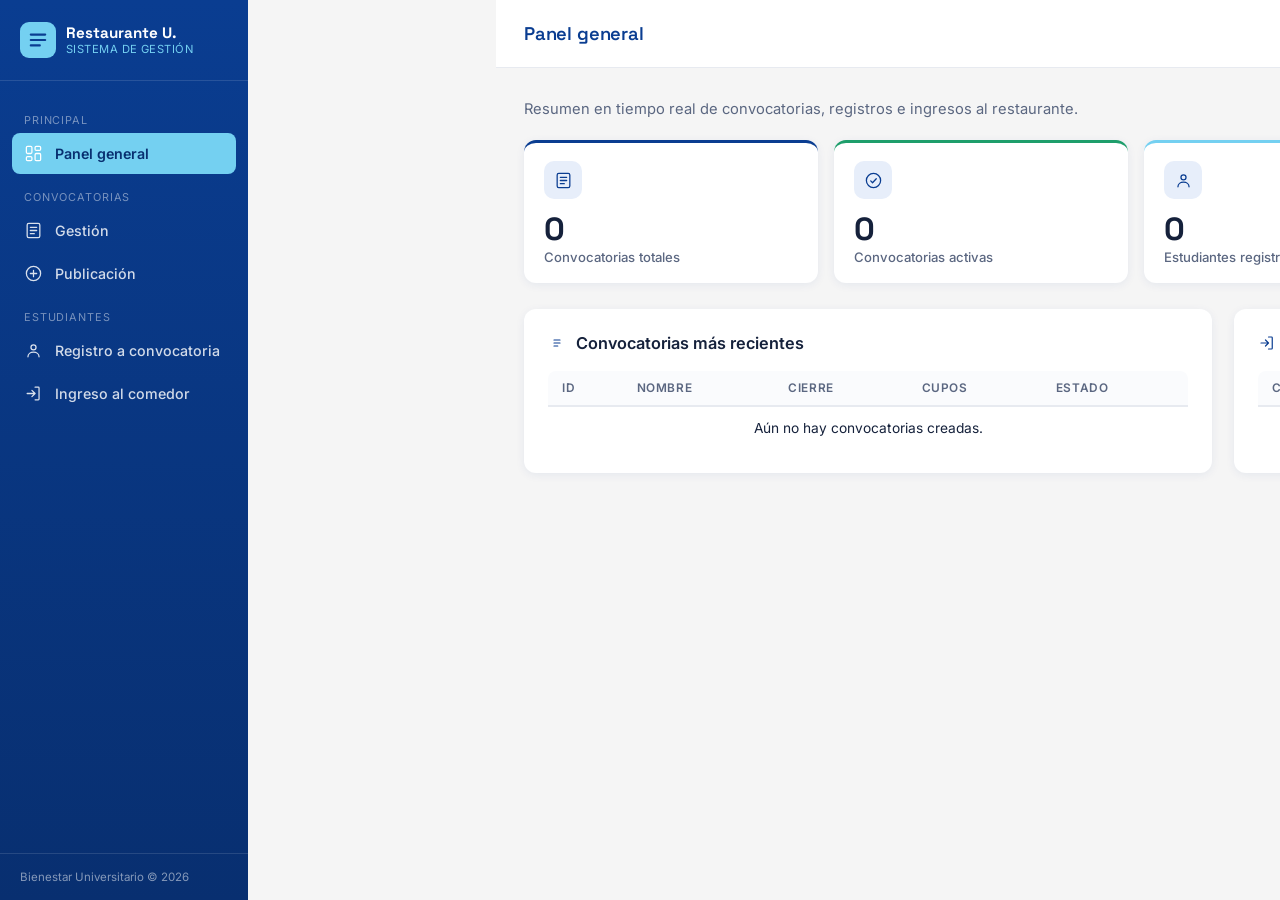
<file: index.html>
<!DOCTYPE html>
<html lang="es">
<head>
<meta charset="UTF-8">
<meta name="viewport" content="width=device-width, initial-scale=1.0">
<title>Panel General · Restaurante Universitario</title>
<link rel="stylesheet" href="css/styles.css">
</head>
<body>

<button class="sidebar-toggle" aria-label="Abrir menú">
  <svg viewBox="0 0 24 24" fill="none"><path d="M4 6h16M4 12h16M4 18h16" stroke="currentColor" stroke-width="2" stroke-linecap="round"/></svg>
</button>
<div class="overlay-movil"></div>

<div class="app-shell">

  <!-- ============ SIDEBAR ============ -->
  <aside class="sidebar">
    <div class="sidebar__marca">
      <svg class="sidebar__marca-icono" viewBox="0 0 40 40" fill="none">
        <rect width="40" height="40" rx="10" fill="#74D0F1"/>
        <path d="M12 14h16M12 20h16M12 26h10" stroke="#0A3D91" stroke-width="2.4" stroke-linecap="round"/>
      </svg>
      <div class="sidebar__marca-texto">Restaurante U.<span>Sistema de gestión</span></div>
    </div>

    <nav class="sidebar__nav">
      <div class="sidebar__grupo-titulo">Principal</div>
      <a href="index.html" class="sidebar__link">
        <svg viewBox="0 0 24 24" fill="none"><rect x="3" y="3" width="7" height="9" rx="1.5" stroke="white" stroke-width="1.6"/><rect x="14" y="3" width="7" height="5" rx="1.5" stroke="white" stroke-width="1.6"/><rect x="14" y="12" width="7" height="9" rx="1.5" stroke="white" stroke-width="1.6"/><rect x="3" y="16" width="7" height="5" rx="1.5" stroke="white" stroke-width="1.6"/></svg>
        Panel general
      </a>

      <div class="sidebar__grupo-titulo">Convocatorias</div>
      <a href="convocatorias.html" class="sidebar__link">
        <svg viewBox="0 0 24 24" fill="none"><rect x="4" y="3" width="16" height="18" rx="2" stroke="white" stroke-width="1.6"/><path d="M8 8h8M8 12h8M8 16h5" stroke="white" stroke-width="1.6" stroke-linecap="round"/></svg>
        Gestión
      </a>
      <a href="publicacion.html" class="sidebar__link">
        <svg viewBox="0 0 24 24" fill="none"><circle cx="12" cy="12" r="9" stroke="white" stroke-width="1.6"/><path d="M8 12h8M12 8v8" stroke="white" stroke-width="1.6" stroke-linecap="round"/></svg>
        Publicación
      </a>

      <div class="sidebar__grupo-titulo">Estudiantes</div>
      <a href="registro.html" class="sidebar__link">
        <svg viewBox="0 0 24 24" fill="none"><circle cx="12" cy="8" r="3.2" stroke="white" stroke-width="1.6"/><path d="M5 20c0-3.5 3.1-6 7-6s7 2.5 7 6" stroke="white" stroke-width="1.6" stroke-linecap="round"/></svg>
        Registro a convocatoria
      </a>
      <a href="ingreso.html" class="sidebar__link">
        <svg viewBox="0 0 24 24" fill="none"><path d="M14 4h4a1 1 0 011 1v14a1 1 0 01-1 1h-4M10 8l4 4-4 4M14 12H4" stroke="white" stroke-width="1.6" stroke-linecap="round" stroke-linejoin="round"/></svg>
        Ingreso al comedor
      </a>
    </nav>

    <div class="sidebar__pie">Bienestar Universitario © 2026</div>
  </aside>

  <!-- ============ CONTENIDO ============ -->
  <div class="contenido">

    <header class="navbar">
      <div class="navbar__ruta">
        <h1>Panel general</h1>
      </div>
      <div class="navbar__derecha">
        <div class="navbar__reloj" id="reloj-navbar"></div>
        <div class="navbar__usuario">
          <div class="navbar__avatar">A</div>
          <div class="navbar__usuario-info">
            <div class="navbar__usuario-nombre">Administrador</div>
            <div class="navbar__usuario-rol">Bienestar Universitario</div>
          </div>
        </div>
      </div>
    </header>

    <main class="pagina">
      <div class="pagina__encabezado">
        <p>Resumen en tiempo real de convocatorias, registros e ingresos al restaurante.</p>
      </div>

      <div class="grid-cards" id="grid-resumen"></div>

      <div class="panel-grid-2">
        <div class="panel">
          <div class="panel__titulo">
            <svg viewBox="0 0 24 24" fill="none"><rect x="4" y="3" width="16" height="18" rx="2" stroke-width="1.6"/><path d="M8 8h8M8 12h8M8 16h5" stroke-width="1.6" stroke-linecap="round"/></svg>
            Convocatorias más recientes
          </div>
          <div class="tabla-wrap">
            <table class="tabla">
              <thead>
                <tr><th>ID</th><th>Nombre</th><th>Cierre</th><th>Cupos</th><th>Estado</th></tr>
              </thead>
              <tbody id="tbody-recientes"></tbody>
            </table>
          </div>
        </div>

        <div class="panel">
          <div class="panel__titulo">
            <svg viewBox="0 0 24 24" fill="none"><path d="M14 4h4a1 1 0 011 1v14a1 1 0 01-1 1h-4M10 8l4 4-4 4M14 12H4" stroke-width="1.6" stroke-linecap="round" stroke-linejoin="round"/></svg>
            Últimos ingresos al comedor
          </div>
          <div class="tabla-wrap">
            <table class="tabla">
              <thead>
                <tr><th>Código</th><th>Nombre</th><th>Hora</th><th>Estado</th></tr>
              </thead>
              <tbody id="tbody-ingresos-recientes"></tbody>
            </table>
          </div>
        </div>
      </div>
    </main>
  </div>
</div>

<script src="js/comun.js"></script>
<script>
function iconoCard(svgPath) {
  return `<svg viewBox="0 0 24 24" fill="none">${svgPath}</svg>`;
}

function renderResumen() {
  const convocatorias = obtenerConvocatorias();
  const registros = obtener(CLAVES.REGISTROS, []);
  const ingresos = obtener(CLAVES.INGRESOS, []);

  const activas = convocatorias.filter(c => c.estado === 'Disponible').length;
  const desactivadas = convocatorias.filter(c => c.estado === 'Desactivada').length;
  const ingresosHoy = ingresos.filter(i => i.fecha === hoyISO() && i.estado === 'Autorizado').length;

  const cards = [
    {
      valor: convocatorias.length,
      etiqueta: 'Convocatorias totales',
      variante: 'variante-azul',
      icono: '<rect x="4" y="3" width="16" height="18" rx="2" stroke-width="1.6"/><path d="M8 8h8M8 12h8M8 16h5" stroke-width="1.6" stroke-linecap="round"/>'
    },
    {
      valor: activas,
      etiqueta: 'Convocatorias activas',
      variante: 'variante-exito',
      icono: '<circle cx="12" cy="12" r="9" stroke-width="1.6"/><path d="M8.5 12.5l2.3 2.3 4.7-5" stroke-width="1.6" stroke-linecap="round" stroke-linejoin="round"/>'
    },
    {
      valor: registros.length,
      etiqueta: 'Estudiantes registrados',
      variante: '',
      icono: '<circle cx="12" cy="8" r="3.2" stroke-width="1.6"/><path d="M5 20c0-3.5 3.1-6 7-6s7 2.5 7 6" stroke-width="1.6" stroke-linecap="round"/>'
    },
    {
      valor: ingresosHoy,
      etiqueta: 'Ingresos autorizados hoy',
      variante: 'variante-alerta',
      icono: '<path d="M14 4h4a1 1 0 011 1v14a1 1 0 01-1 1h-4M10 8l4 4-4 4M14 12H4" stroke-width="1.6" stroke-linecap="round" stroke-linejoin="round"/>'
    }
  ];

  document.getElementById('grid-resumen').innerHTML = cards.map(c => `
    <div class="card-stat ${c.variante}">
      <div class="card-stat__top">
        <div class="card-stat__icono">${iconoCard(c.icono)}</div>
      </div>
      <div class="card-stat__valor">${c.valor}</div>
      <div class="card-stat__etiqueta">${c.etiqueta}</div>
    </div>
  `).join('');

  // Tabla de convocatorias recientes
  const recientes = [...convocatorias].sort((a, b) => b.id.localeCompare(a.id)).slice(0, 5);
  const tbodyRec = document.getElementById('tbody-recientes');
  tbodyRec.innerHTML = recientes.length ? recientes.map(c => `
    <tr>
      <td class="celda-id">${c.id}</td>
      <td>${c.nombre}</td>
      <td>${formatearFecha(c.fechaCierre)}</td>
      <td>${c.cuposDisponibles}/${c.cupoMaximo}</td>
      <td><span class="badge badge-${c.estado === 'Disponible' ? 'disponible' : 'desactivada'}">${c.estado}</span></td>
    </tr>
  `).join('') : `<tr><td colspan="5" class="tabla-vacia">Aún no hay convocatorias creadas.</td></tr>`;

  // Tabla de ingresos recientes
  const ingresosRecientes = [...ingresos].reverse().slice(0, 5);
  const tbodyIng = document.getElementById('tbody-ingresos-recientes');
  tbodyIng.innerHTML = ingresosRecientes.length ? ingresosRecientes.map(i => `
    <tr>
      <td class="celda-id">${i.codigo}</td>
      <td>${i.nombre}</td>
      <td>${i.hora}</td>
      <td><span class="badge badge-${i.estado === 'Autorizado' ? 'autorizado' : 'denegado'}">${i.estado}</span></td>
    </tr>
  `).join('') : `<tr><td colspan="4" class="tabla-vacia">Aún no se han registrado ingresos.</td></tr>`;
}

document.addEventListener('DOMContentLoaded', renderResumen);
</script>
</body>
</html>
</file>
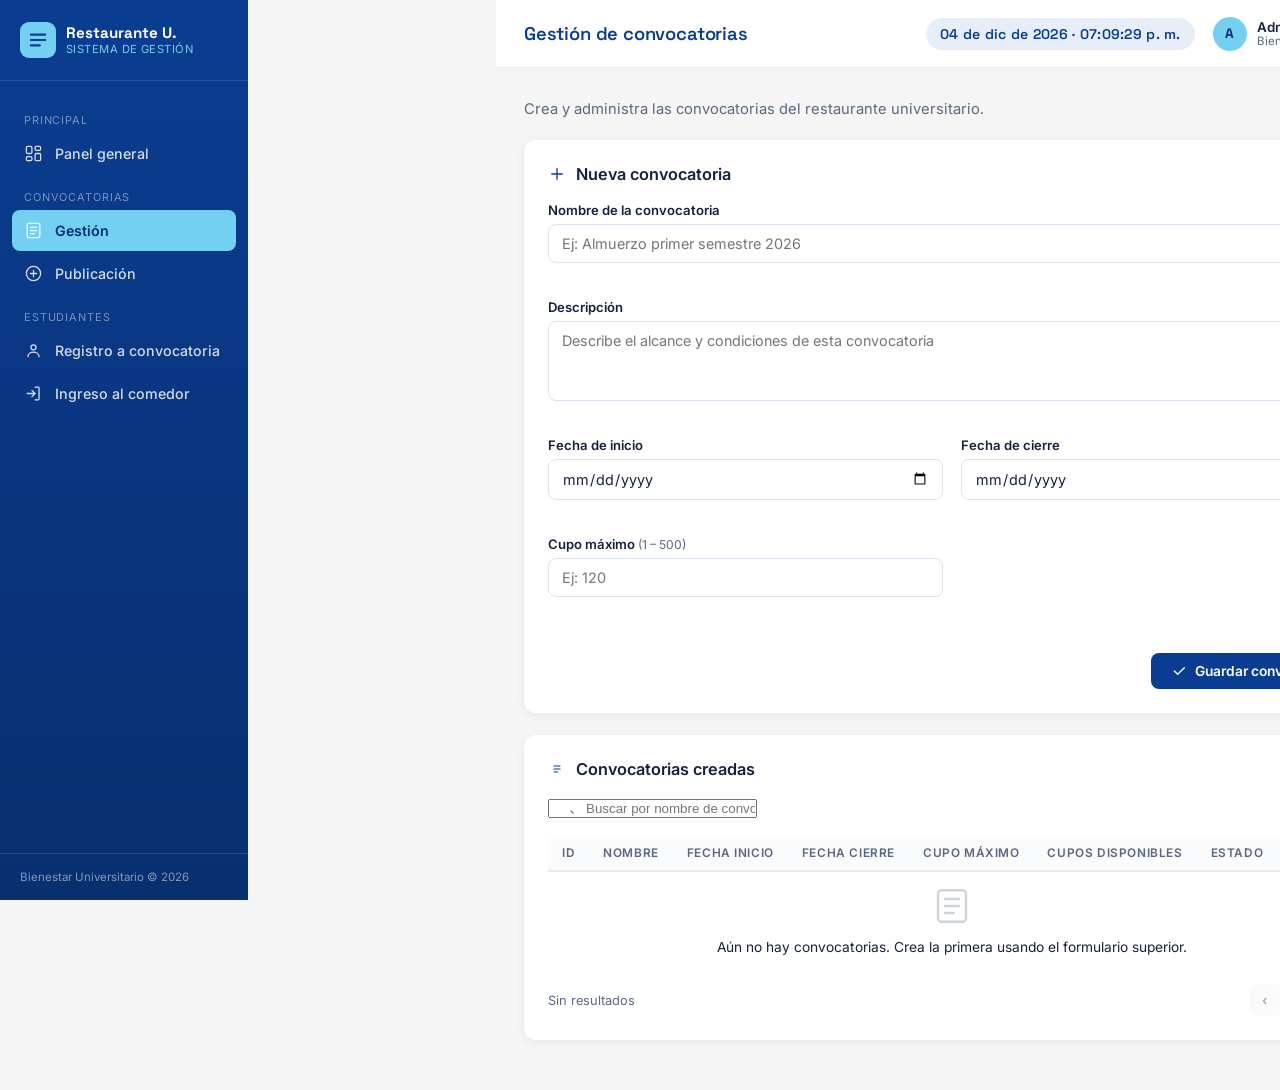
<file: convocatorias.html>
<!DOCTYPE html>
<html lang="es">
<head>
<meta charset="UTF-8">
<meta name="viewport" content="width=device-width, initial-scale=1.0">
<title>Gestión de Convocatorias · Restaurante Universitario</title>
<link rel="stylesheet" href="css/styles.css">
</head>
<body>

<button class="sidebar-toggle" aria-label="Abrir menú">
  <svg viewBox="0 0 24 24" fill="none"><path d="M4 6h16M4 12h16M4 18h16" stroke="currentColor" stroke-width="2" stroke-linecap="round"/></svg>
</button>
<div class="overlay-movil"></div>

<div class="app-shell">

  <aside class="sidebar">
    <div class="sidebar__marca">
      <svg class="sidebar__marca-icono" viewBox="0 0 40 40" fill="none">
        <rect width="40" height="40" rx="10" fill="#74D0F1"/>
        <path d="M12 14h16M12 20h16M12 26h10" stroke="#0A3D91" stroke-width="2.4" stroke-linecap="round"/>
      </svg>
      <div class="sidebar__marca-texto">Restaurante U.<span>Sistema de gestión</span></div>
    </div>

    <nav class="sidebar__nav">
      <div class="sidebar__grupo-titulo">Principal</div>
      <a href="index.html" class="sidebar__link">
        <svg viewBox="0 0 24 24" fill="none"><rect x="3" y="3" width="7" height="9" rx="1.5" stroke="white" stroke-width="1.6"/><rect x="14" y="3" width="7" height="5" rx="1.5" stroke="white" stroke-width="1.6"/><rect x="14" y="12" width="7" height="9" rx="1.5" stroke="white" stroke-width="1.6"/><rect x="3" y="16" width="7" height="5" rx="1.5" stroke="white" stroke-width="1.6"/></svg>
        Panel general
      </a>

      <div class="sidebar__grupo-titulo">Convocatorias</div>
      <a href="convocatorias.html" class="sidebar__link">
        <svg viewBox="0 0 24 24" fill="none"><rect x="4" y="3" width="16" height="18" rx="2" stroke="white" stroke-width="1.6"/><path d="M8 8h8M8 12h8M8 16h5" stroke="white" stroke-width="1.6" stroke-linecap="round"/></svg>
        Gestión
      </a>
      <a href="publicacion.html" class="sidebar__link">
        <svg viewBox="0 0 24 24" fill="none"><circle cx="12" cy="12" r="9" stroke="white" stroke-width="1.6"/><path d="M8 12h8M12 8v8" stroke="white" stroke-width="1.6" stroke-linecap="round"/></svg>
        Publicación
      </a>

      <div class="sidebar__grupo-titulo">Estudiantes</div>
      <a href="registro.html" class="sidebar__link">
        <svg viewBox="0 0 24 24" fill="none"><circle cx="12" cy="8" r="3.2" stroke="white" stroke-width="1.6"/><path d="M5 20c0-3.5 3.1-6 7-6s7 2.5 7 6" stroke="white" stroke-width="1.6" stroke-linecap="round"/></svg>
        Registro a convocatoria
      </a>
      <a href="ingreso.html" class="sidebar__link">
        <svg viewBox="0 0 24 24" fill="none"><path d="M14 4h4a1 1 0 011 1v14a1 1 0 01-1 1h-4M10 8l4 4-4 4M14 12H4" stroke="white" stroke-width="1.6" stroke-linecap="round" stroke-linejoin="round"/></svg>
        Ingreso al comedor
      </a>
    </nav>

    <div class="sidebar__pie">Bienestar Universitario © 2026</div>
  </aside>

  <div class="contenido">

    <header class="navbar">
      <div class="navbar__ruta">
        <h1>Gestión de convocatorias</h1>
      </div>
      <div class="navbar__derecha">
        <div class="navbar__reloj" id="reloj-navbar"></div>
        <div class="navbar__usuario">
          <div class="navbar__avatar">A</div>
          <div class="navbar__usuario-info">
            <div class="navbar__usuario-nombre">Administrador</div>
            <div class="navbar__usuario-rol">Bienestar Universitario</div>
          </div>
        </div>
      </div>
    </header>

    <main class="pagina">
      <div class="pagina__encabezado">
        <p>Crea y administra las convocatorias del restaurante universitario.</p>
      </div>

      <!-- ===== FORMULARIO DE CREACIÓN / EDICIÓN ===== -->
      <div class="panel">
        <div class="panel__titulo">
          <svg viewBox="0 0 24 24" fill="none"><path d="M12 5v14M5 12h14" stroke-width="1.8" stroke-linecap="round"/></svg>
          <span id="titulo-formulario">Nueva convocatoria</span>
        </div>

        <form id="form-convocatoria" novalidate>
          <input type="hidden" id="conv-id">
          <div class="form-grid">

            <div class="campo ancho-completo">
              <label for="conv-nombre">Nombre de la convocatoria</label>
              <input type="text" id="conv-nombre" placeholder="Ej: Almuerzo primer semestre 2026" maxlength="80">
              <div class="mensaje-error" id="error-nombre"></div>
            </div>

            <div class="campo ancho-completo">
              <label for="conv-descripcion">Descripción</label>
              <textarea id="conv-descripcion" placeholder="Describe el alcance y condiciones de esta convocatoria"></textarea>
              <div class="mensaje-error" id="error-descripcion"></div>
            </div>

            <div class="campo">
              <label for="conv-fecha-inicio">Fecha de inicio</label>
              <input type="date" id="conv-fecha-inicio">
              <div class="mensaje-error" id="error-fecha-inicio"></div>
            </div>

            <div class="campo">
              <label for="conv-fecha-cierre">Fecha de cierre</label>
              <input type="date" id="conv-fecha-cierre">
              <div class="mensaje-error" id="error-fecha-cierre"></div>
            </div>

            <div class="campo">
              <label for="conv-cupo">Cupo máximo <span class="opcional">(1 – 500)</span></label>
              <input type="number" id="conv-cupo" min="1" max="500" placeholder="Ej: 120">
              <div class="mensaje-error" id="error-cupo"></div>
            </div>

            <div class="form-acciones">
              <button type="button" class="btn btn-secundario oculto" id="btn-cancelar-edicion">Cancelar edición</button>
              <button type="submit" class="btn btn-primario" id="btn-guardar">
                <svg viewBox="0 0 24 24" fill="none"><path d="M5 12l5 5L20 7" stroke="white" stroke-width="2" stroke-linecap="round" stroke-linejoin="round"/></svg>
                Guardar convocatoria
              </button>
            </div>
          </div>
        </form>
      </div>

      <!-- ===== TABLA DE CONVOCATORIAS ===== -->
      <div class="panel">
        <div class="panel__titulo">
          <svg viewBox="0 0 24 24" fill="none"><rect x="4" y="3" width="16" height="18" rx="2" stroke-width="1.6"/><path d="M8 8h8M8 12h8M8 16h5" stroke-width="1.6" stroke-linecap="round"/></svg>
          Convocatorias creadas
        </div>

        <div class="toolbar">
          <div class="busqueda-caja">
            <svg viewBox="0 0 24 24" fill="none"><circle cx="11" cy="11" r="7" stroke-width="1.6"/><path d="M20 20l-3.5-3.5" stroke-width="1.6" stroke-linecap="round"/></svg>
            <input type="text" id="buscar-nombre" placeholder="Buscar por nombre de convocatoria...">
          </div>
        </div>

        <div class="tabla-wrap">
          <table class="tabla">
            <thead>
              <tr>
                <th>ID</th>
                <th>Nombre</th>
                <th>Fecha inicio</th>
                <th>Fecha cierre</th>
                <th>Cupo máximo</th>
                <th>Cupos disponibles</th>
                <th>Estado</th>
                <th>Acción</th>
              </tr>
            </thead>
            <tbody id="tbody-convocatorias"></tbody>
          </table>
        </div>

        <div class="paginacion">
          <div class="paginacion__info" id="paginacion-info"></div>
          <div class="paginacion__botones" id="paginacion-botones"></div>
        </div>
      </div>
    </main>
  </div>
</div>

<script src="js/comun.js"></script>
<script src="js/convocatorias.js"></script>
</body>
</html>
</file>
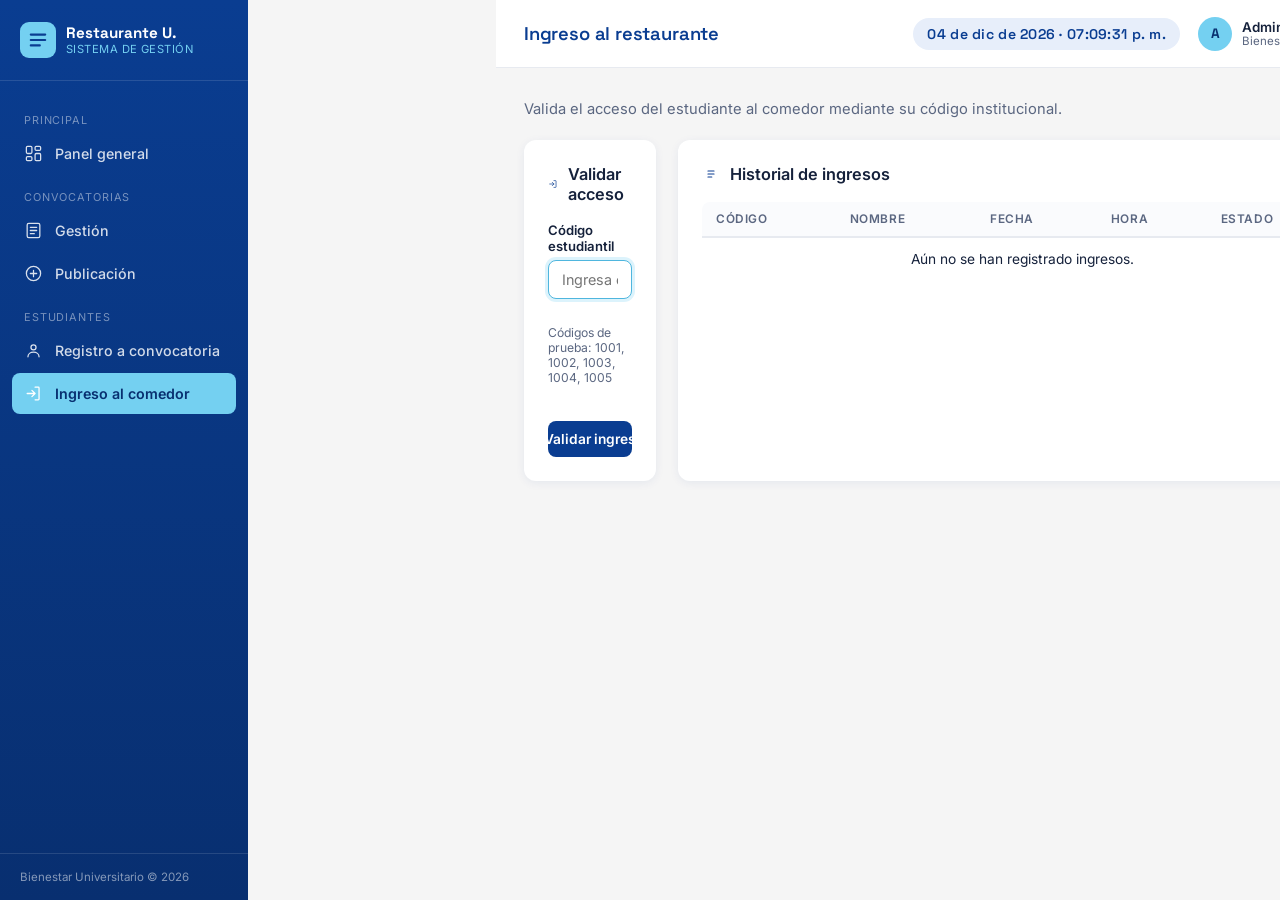
<file: ingreso.html>
<!DOCTYPE html>
<html lang="es">
<head>
<meta charset="UTF-8">
<meta name="viewport" content="width=device-width, initial-scale=1.0">
<title>Ingreso al Restaurante · Restaurante Universitario</title>
<link rel="stylesheet" href="css/styles.css">
</head>
<body>

<button class="sidebar-toggle" aria-label="Abrir menú">
  <svg viewBox="0 0 24 24" fill="none"><path d="M4 6h16M4 12h16M4 18h16" stroke="currentColor" stroke-width="2" stroke-linecap="round"/></svg>
</button>
<div class="overlay-movil"></div>

<div class="app-shell">

  <aside class="sidebar">
    <div class="sidebar__marca">
      <svg class="sidebar__marca-icono" viewBox="0 0 40 40" fill="none">
        <rect width="40" height="40" rx="10" fill="#74D0F1"/>
        <path d="M12 14h16M12 20h16M12 26h10" stroke="#0A3D91" stroke-width="2.4" stroke-linecap="round"/>
      </svg>
      <div class="sidebar__marca-texto">Restaurante U.<span>Sistema de gestión</span></div>
    </div>

    <nav class="sidebar__nav">
      <div class="sidebar__grupo-titulo">Principal</div>
      <a href="index.html" class="sidebar__link">
        <svg viewBox="0 0 24 24" fill="none"><rect x="3" y="3" width="7" height="9" rx="1.5" stroke="white" stroke-width="1.6"/><rect x="14" y="3" width="7" height="5" rx="1.5" stroke="white" stroke-width="1.6"/><rect x="14" y="12" width="7" height="9" rx="1.5" stroke="white" stroke-width="1.6"/><rect x="3" y="16" width="7" height="5" rx="1.5" stroke="white" stroke-width="1.6"/></svg>
        Panel general
      </a>

      <div class="sidebar__grupo-titulo">Convocatorias</div>
      <a href="convocatorias.html" class="sidebar__link">
        <svg viewBox="0 0 24 24" fill="none"><rect x="4" y="3" width="16" height="18" rx="2" stroke="white" stroke-width="1.6"/><path d="M8 8h8M8 12h8M8 16h5" stroke="white" stroke-width="1.6" stroke-linecap="round"/></svg>
        Gestión
      </a>
      <a href="publicacion.html" class="sidebar__link">
        <svg viewBox="0 0 24 24" fill="none"><circle cx="12" cy="12" r="9" stroke="white" stroke-width="1.6"/><path d="M8 12h8M12 8v8" stroke="white" stroke-width="1.6" stroke-linecap="round"/></svg>
        Publicación
      </a>

      <div class="sidebar__grupo-titulo">Estudiantes</div>
      <a href="registro.html" class="sidebar__link">
        <svg viewBox="0 0 24 24" fill="none"><circle cx="12" cy="8" r="3.2" stroke="white" stroke-width="1.6"/><path d="M5 20c0-3.5 3.1-6 7-6s7 2.5 7 6" stroke="white" stroke-width="1.6" stroke-linecap="round"/></svg>
        Registro a convocatoria
      </a>
      <a href="ingreso.html" class="sidebar__link">
        <svg viewBox="0 0 24 24" fill="none"><path d="M14 4h4a1 1 0 011 1v14a1 1 0 01-1 1h-4M10 8l4 4-4 4M14 12H4" stroke="white" stroke-width="1.6" stroke-linecap="round" stroke-linejoin="round"/></svg>
        Ingreso al comedor
      </a>
    </nav>

    <div class="sidebar__pie">Bienestar Universitario © 2026</div>
  </aside>

  <div class="contenido">

    <header class="navbar">
      <div class="navbar__ruta">
        <h1>Ingreso al restaurante</h1>
      </div>
      <div class="navbar__derecha">
        <div class="navbar__reloj" id="reloj-navbar"></div>
        <div class="navbar__usuario">
          <div class="navbar__avatar">A</div>
          <div class="navbar__usuario-info">
            <div class="navbar__usuario-nombre">Administrador</div>
            <div class="navbar__usuario-rol">Bienestar Universitario</div>
          </div>
        </div>
      </div>
    </header>

    <main class="pagina">
      <div class="pagina__encabezado">
        <p>Valida el acceso del estudiante al comedor mediante su código institucional.</p>
      </div>

      <div class="panel-grid-2">

        <!-- ===== FORMULARIO DE INGRESO ===== -->
        <div class="panel">
          <div class="panel__titulo">
            <svg viewBox="0 0 24 24" fill="none"><path d="M14 4h4a1 1 0 011 1v14a1 1 0 01-1 1h-4M10 8l4 4-4 4M14 12H4" stroke-width="1.6" stroke-linecap="round" stroke-linejoin="round"/></svg>
            Validar acceso
          </div>

          <form id="form-ingreso">
            <div class="form-grid">
              <div class="campo ancho-completo">
                <label for="input-codigo-ingreso">Código estudiantil</label>
                <input type="text" id="input-codigo-ingreso" placeholder="Ingresa el código y presiona validar" maxlength="20" autofocus>
                <div class="mensaje-error" id="error-codigo-ingreso"></div>
                <div class="ayuda">Códigos de prueba: 1001, 1002, 1003, 1004, 1005</div>
              </div>

              <div class="form-acciones">
                <button type="submit" class="btn btn-primario btn-bloque">
                  <svg viewBox="0 0 24 24" fill="none"><path d="M14 4h4a1 1 0 011 1v14a1 1 0 01-1 1h-4M10 8l4 4-4 4M14 12H4" stroke="white" stroke-width="1.8" stroke-linecap="round" stroke-linejoin="round"/></svg>
                  Validar ingreso
                </button>
              </div>
            </div>
          </form>

          <div id="contenedor-resultado-ingreso"></div>
        </div>

        <!-- ===== HISTORIAL DE INGRESOS ===== -->
        <div class="panel">
          <div class="panel__titulo">
            <svg viewBox="0 0 24 24" fill="none"><rect x="4" y="3" width="16" height="18" rx="2" stroke-width="1.6"/><path d="M8 8h8M8 12h8M8 16h5" stroke-width="1.6" stroke-linecap="round"/></svg>
            Historial de ingresos
          </div>
          <div class="tabla-wrap">
            <table class="tabla">
              <thead>
                <tr>
                  <th>Código</th>
                  <th>Nombre</th>
                  <th>Fecha</th>
                  <th>Hora</th>
                  <th>Estado</th>
                </tr>
              </thead>
              <tbody id="tbody-ingresos"></tbody>
            </table>
          </div>
        </div>
      </div>
    </main>
  </div>
</div>

<script src="js/comun.js"></script>
<script src="js/ingreso.js"></script>
</body>
</html>
</file>
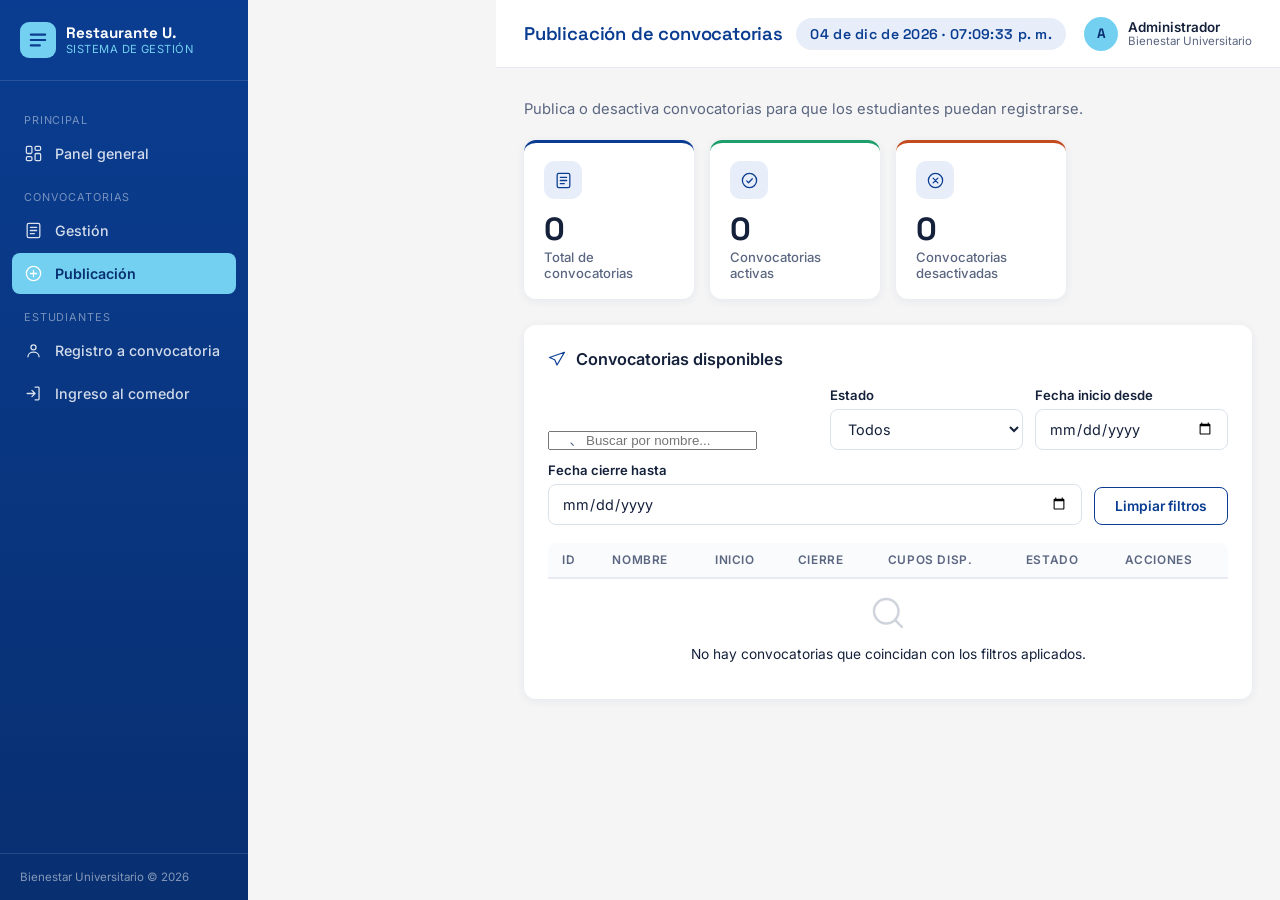
<file: publicacion.html>
<!DOCTYPE html>
<html lang="es">
<head>
<meta charset="UTF-8">
<meta name="viewport" content="width=device-width, initial-scale=1.0">
<title>Publicación de Convocatorias · Restaurante Universitario</title>
<link rel="stylesheet" href="css/styles.css">
</head>
<body>

<button class="sidebar-toggle" aria-label="Abrir menú">
  <svg viewBox="0 0 24 24" fill="none"><path d="M4 6h16M4 12h16M4 18h16" stroke="currentColor" stroke-width="2" stroke-linecap="round"/></svg>
</button>
<div class="overlay-movil"></div>

<div class="app-shell">

  <aside class="sidebar">
    <div class="sidebar__marca">
      <svg class="sidebar__marca-icono" viewBox="0 0 40 40" fill="none">
        <rect width="40" height="40" rx="10" fill="#74D0F1"/>
        <path d="M12 14h16M12 20h16M12 26h10" stroke="#0A3D91" stroke-width="2.4" stroke-linecap="round"/>
      </svg>
      <div class="sidebar__marca-texto">Restaurante U.<span>Sistema de gestión</span></div>
    </div>

    <nav class="sidebar__nav">
      <div class="sidebar__grupo-titulo">Principal</div>
      <a href="index.html" class="sidebar__link">
        <svg viewBox="0 0 24 24" fill="none"><rect x="3" y="3" width="7" height="9" rx="1.5" stroke="white" stroke-width="1.6"/><rect x="14" y="3" width="7" height="5" rx="1.5" stroke="white" stroke-width="1.6"/><rect x="14" y="12" width="7" height="9" rx="1.5" stroke="white" stroke-width="1.6"/><rect x="3" y="16" width="7" height="5" rx="1.5" stroke="white" stroke-width="1.6"/></svg>
        Panel general
      </a>

      <div class="sidebar__grupo-titulo">Convocatorias</div>
      <a href="convocatorias.html" class="sidebar__link">
        <svg viewBox="0 0 24 24" fill="none"><rect x="4" y="3" width="16" height="18" rx="2" stroke="white" stroke-width="1.6"/><path d="M8 8h8M8 12h8M8 16h5" stroke="white" stroke-width="1.6" stroke-linecap="round"/></svg>
        Gestión
      </a>
      <a href="publicacion.html" class="sidebar__link">
        <svg viewBox="0 0 24 24" fill="none"><circle cx="12" cy="12" r="9" stroke="white" stroke-width="1.6"/><path d="M8 12h8M12 8v8" stroke="white" stroke-width="1.6" stroke-linecap="round"/></svg>
        Publicación
      </a>

      <div class="sidebar__grupo-titulo">Estudiantes</div>
      <a href="registro.html" class="sidebar__link">
        <svg viewBox="0 0 24 24" fill="none"><circle cx="12" cy="8" r="3.2" stroke="white" stroke-width="1.6"/><path d="M5 20c0-3.5 3.1-6 7-6s7 2.5 7 6" stroke="white" stroke-width="1.6" stroke-linecap="round"/></svg>
        Registro a convocatoria
      </a>
      <a href="ingreso.html" class="sidebar__link">
        <svg viewBox="0 0 24 24" fill="none"><path d="M14 4h4a1 1 0 011 1v14a1 1 0 01-1 1h-4M10 8l4 4-4 4M14 12H4" stroke="white" stroke-width="1.6" stroke-linecap="round" stroke-linejoin="round"/></svg>
        Ingreso al comedor
      </a>
    </nav>

    <div class="sidebar__pie">Bienestar Universitario © 2026</div>
  </aside>

  <div class="contenido">

    <header class="navbar">
      <div class="navbar__ruta">
        <h1>Publicación de convocatorias</h1>
      </div>
      <div class="navbar__derecha">
        <div class="navbar__reloj" id="reloj-navbar"></div>
        <div class="navbar__usuario">
          <div class="navbar__avatar">A</div>
          <div class="navbar__usuario-info">
            <div class="navbar__usuario-nombre">Administrador</div>
            <div class="navbar__usuario-rol">Bienestar Universitario</div>
          </div>
        </div>
      </div>
    </header>

    <main class="pagina">
      <div class="pagina__encabezado">
        <p>Publica o desactiva convocatorias para que los estudiantes puedan registrarse.</p>
      </div>

      <div class="grid-cards" id="grid-resumen"></div>

      <div class="panel">
        <div class="panel__titulo">
          <svg viewBox="0 0 24 24" fill="none"><path d="M22 3L2 10l7 3 3 7 10-17z" stroke-width="1.6" stroke-linecap="round" stroke-linejoin="round"/></svg>
          Convocatorias disponibles
        </div>

        <div class="toolbar">
          <div class="busqueda-caja">
            <svg viewBox="0 0 24 24" fill="none"><circle cx="11" cy="11" r="7" stroke-width="1.6"/><path d="M20 20l-3.5-3.5" stroke-width="1.6" stroke-linecap="round"/></svg>
            <input type="text" id="filtro-nombre" placeholder="Buscar por nombre...">
          </div>
          <div class="campo">
            <label for="filtro-estado">Estado</label>
            <select id="filtro-estado">
              <option value="">Todos</option>
              <option value="Disponible">Disponible</option>
              <option value="Desactivada">Desactivada</option>
            </select>
          </div>
          <div class="campo">
            <label for="filtro-fecha-inicio">Fecha inicio desde</label>
            <input type="date" id="filtro-fecha-inicio">
          </div>
          <div class="campo">
            <label for="filtro-fecha-cierre">Fecha cierre hasta</label>
            <input type="date" id="filtro-fecha-cierre">
          </div>
          <button class="btn btn-secundario" id="btn-limpiar-filtros">Limpiar filtros</button>
        </div>

        <div class="tabla-wrap">
          <table class="tabla">
            <thead>
              <tr>
                <th>ID</th>
                <th>Nombre</th>
                <th>Inicio</th>
                <th>Cierre</th>
                <th>Cupos disp.</th>
                <th>Estado</th>
                <th>Acciones</th>
              </tr>
            </thead>
            <tbody id="tbody-publicacion"></tbody>
          </table>
        </div>
      </div>
    </main>
  </div>
</div>

<script src="js/comun.js"></script>
<script src="js/publicacion.js"></script>
</body>
</html>
</file>
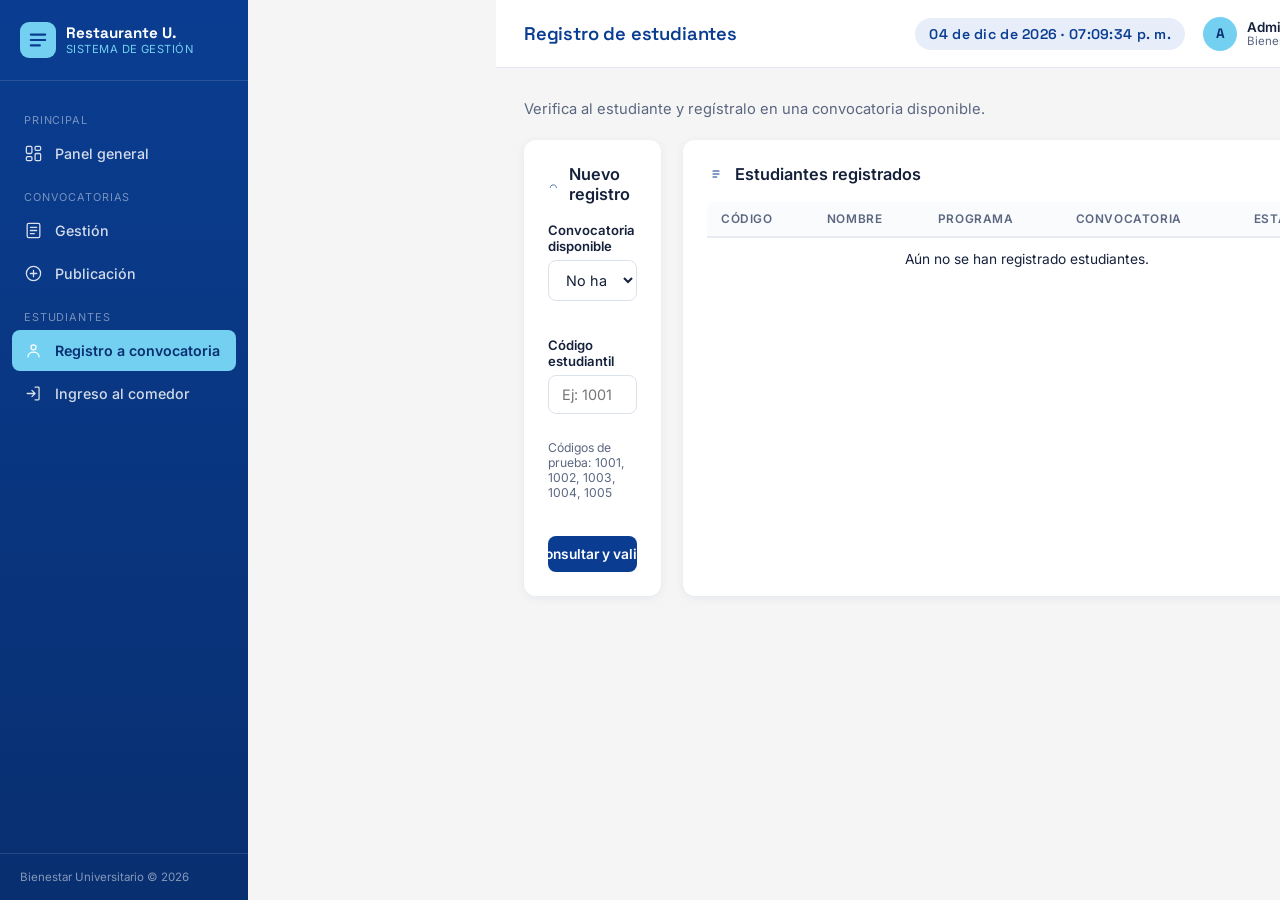
<file: registro.html>
<!DOCTYPE html>
<html lang="es">
<head>
<meta charset="UTF-8">
<meta name="viewport" content="width=device-width, initial-scale=1.0">
<title>Registro a Convocatoria · Restaurante Universitario</title>
<link rel="stylesheet" href="css/styles.css">
</head>
<body>

<button class="sidebar-toggle" aria-label="Abrir menú">
  <svg viewBox="0 0 24 24" fill="none"><path d="M4 6h16M4 12h16M4 18h16" stroke="currentColor" stroke-width="2" stroke-linecap="round"/></svg>
</button>
<div class="overlay-movil"></div>

<div class="app-shell">

  <aside class="sidebar">
    <div class="sidebar__marca">
      <svg class="sidebar__marca-icono" viewBox="0 0 40 40" fill="none">
        <rect width="40" height="40" rx="10" fill="#74D0F1"/>
        <path d="M12 14h16M12 20h16M12 26h10" stroke="#0A3D91" stroke-width="2.4" stroke-linecap="round"/>
      </svg>
      <div class="sidebar__marca-texto">Restaurante U.<span>Sistema de gestión</span></div>
    </div>

    <nav class="sidebar__nav">
      <div class="sidebar__grupo-titulo">Principal</div>
      <a href="index.html" class="sidebar__link">
        <svg viewBox="0 0 24 24" fill="none"><rect x="3" y="3" width="7" height="9" rx="1.5" stroke="white" stroke-width="1.6"/><rect x="14" y="3" width="7" height="5" rx="1.5" stroke="white" stroke-width="1.6"/><rect x="14" y="12" width="7" height="9" rx="1.5" stroke="white" stroke-width="1.6"/><rect x="3" y="16" width="7" height="5" rx="1.5" stroke="white" stroke-width="1.6"/></svg>
        Panel general
      </a>

      <div class="sidebar__grupo-titulo">Convocatorias</div>
      <a href="convocatorias.html" class="sidebar__link">
        <svg viewBox="0 0 24 24" fill="none"><rect x="4" y="3" width="16" height="18" rx="2" stroke="white" stroke-width="1.6"/><path d="M8 8h8M8 12h8M8 16h5" stroke="white" stroke-width="1.6" stroke-linecap="round"/></svg>
        Gestión
      </a>
      <a href="publicacion.html" class="sidebar__link">
        <svg viewBox="0 0 24 24" fill="none"><circle cx="12" cy="12" r="9" stroke="white" stroke-width="1.6"/><path d="M8 12h8M12 8v8" stroke="white" stroke-width="1.6" stroke-linecap="round"/></svg>
        Publicación
      </a>

      <div class="sidebar__grupo-titulo">Estudiantes</div>
      <a href="registro.html" class="sidebar__link">
        <svg viewBox="0 0 24 24" fill="none"><circle cx="12" cy="8" r="3.2" stroke="white" stroke-width="1.6"/><path d="M5 20c0-3.5 3.1-6 7-6s7 2.5 7 6" stroke="white" stroke-width="1.6" stroke-linecap="round"/></svg>
        Registro a convocatoria
      </a>
      <a href="ingreso.html" class="sidebar__link">
        <svg viewBox="0 0 24 24" fill="none"><path d="M14 4h4a1 1 0 011 1v14a1 1 0 01-1 1h-4M10 8l4 4-4 4M14 12H4" stroke="white" stroke-width="1.6" stroke-linecap="round" stroke-linejoin="round"/></svg>
        Ingreso al comedor
      </a>
    </nav>

    <div class="sidebar__pie">Bienestar Universitario © 2026</div>
  </aside>

  <div class="contenido">

    <header class="navbar">
      <div class="navbar__ruta">
        <h1>Registro de estudiantes</h1>
      </div>
      <div class="navbar__derecha">
        <div class="navbar__reloj" id="reloj-navbar"></div>
        <div class="navbar__usuario">
          <div class="navbar__avatar">A</div>
          <div class="navbar__usuario-info">
            <div class="navbar__usuario-nombre">Administrador</div>
            <div class="navbar__usuario-rol">Bienestar Universitario</div>
          </div>
        </div>
      </div>
    </header>

    <main class="pagina">
      <div class="pagina__encabezado">
        <p>Verifica al estudiante y regístralo en una convocatoria disponible.</p>
      </div>

      <div class="panel-grid-2">

        <!-- ===== FORMULARIO DE REGISTRO ===== -->
        <div class="panel">
          <div class="panel__titulo">
            <svg viewBox="0 0 24 24" fill="none"><circle cx="12" cy="8" r="3.2" stroke-width="1.6"/><path d="M5 20c0-3.5 3.1-6 7-6s7 2.5 7 6" stroke-width="1.6" stroke-linecap="round"/></svg>
            Nuevo registro
          </div>

          <form id="form-registro">
            <div class="form-grid">
              <div class="campo ancho-completo">
                <label for="select-convocatoria">Convocatoria disponible</label>
                <select id="select-convocatoria"></select>
                <div class="mensaje-error" id="error-convocatoria"></div>
              </div>

              <div class="campo ancho-completo">
                <label for="input-codigo">Código estudiantil</label>
                <input type="text" id="input-codigo" placeholder="Ej: 1001" maxlength="20">
                <div class="mensaje-error" id="error-codigo"></div>
                <div class="ayuda">Códigos de prueba: 1001, 1002, 1003, 1004, 1005</div>
              </div>

              <div class="form-acciones">
                <button type="submit" class="btn btn-primario btn-bloque">
                  <svg viewBox="0 0 24 24" fill="none"><circle cx="11" cy="11" r="7" stroke="white" stroke-width="1.8"/><path d="M20 20l-3.5-3.5" stroke="white" stroke-width="1.8" stroke-linecap="round"/></svg>
                  Consultar y validar
                </button>
              </div>
            </div>
          </form>

          <div id="contenedor-resultado"></div>
        </div>

        <!-- ===== TABLA DE REGISTROS ===== -->
        <div class="panel">
          <div class="panel__titulo">
            <svg viewBox="0 0 24 24" fill="none"><rect x="4" y="3" width="16" height="18" rx="2" stroke-width="1.6"/><path d="M8 8h8M8 12h8M8 16h5" stroke-width="1.6" stroke-linecap="round"/></svg>
            Estudiantes registrados
          </div>
          <div class="tabla-wrap">
            <table class="tabla">
              <thead>
                <tr>
                  <th>Código</th>
                  <th>Nombre</th>
                  <th>Programa</th>
                  <th>Convocatoria</th>
                  <th>Estado</th>
                </tr>
              </thead>
              <tbody id="tbody-registros"></tbody>
            </table>
          </div>
        </div>
      </div>
    </main>
  </div>
</div>

<script src="js/comun.js"></script>
<script src="js/registro.js"></script>
</body>
</html>
</file>
<file: css/styles.css>
/* =========================================================
   SISTEMA DE GESTIÓN — RESTAURANTE UNIVERSITARIO
   Hoja de estilos global (CSS puro, sin frameworks)
   ========================================================= */

@import url('https://fonts.googleapis.com/css2?family=Space+Grotesk:wght@500;600;700&family=Inter:wght@400;500;600;700&display=swap');

:root{
  /* Colores institucionales */
  --azul: #0A3D91;
  --azul-oscuro: #082F70;
  --azul-suave: #E7EEFA;
  --celeste: #74D0F1;
  --celeste-oscuro: #4FB6DE;
  --blanco: #FFFFFF;
  --gris-claro: #F5F5F5;

  /* Estados (derivados, no rompen la paleta) */
  --exito: #1E9E6B;
  --exito-bg: #E7F7EF;
  --alerta: #C24B1F;
  --alerta-bg: #FBEAE3;
  --neutro: #8893A6;

  /* Texto */
  --texto-principal: #15213B;
  --texto-secundario: #5B6781;
  --texto-claro: #FFFFFF;

  /* Tipografía */
  --fuente-display: 'Space Grotesk', sans-serif;
  --fuente-base: 'Inter', sans-serif;

  /* Layout */
  --sidebar-ancho: 248px;
  --navbar-alto: 68px;
  --radio: 12px;
  --radio-sm: 8px;
  --sombra: 0 2px 10px rgba(10, 61, 145, 0.07);
  --sombra-md: 0 8px 24px rgba(10, 61, 145, 0.12);
  --transicion: 180ms ease;
}

*{ box-sizing: border-box; margin: 0; padding: 0; }

html, body{
  font-family: var(--fuente-base);
  background: var(--gris-claro);
  color: var(--texto-principal);
  -webkit-font-smoothing: antialiased;
  scroll-behavior: smooth;
}

h1, h2, h3, h4{
  font-family: var(--fuente-display);
  color: var(--azul);
  letter-spacing: -0.01em;
}

a{ color: inherit; text-decoration: none; }
button{ font-family: var(--fuente-base); cursor: pointer; border: none; background: none; }
ul{ list-style: none; }
img, svg{ display: block; }

:focus-visible{
  outline: 2px solid var(--celeste-oscuro);
  outline-offset: 2px;
}

/* Reduced motion */
@media (prefers-reduced-motion: reduce){
  *{ animation-duration: 0.01ms !important; transition-duration: 0.01ms !important; }
}

/* =========================================================
   LAYOUT BASE — Sidebar + Navbar + Contenido
   ========================================================= */

.app-shell{
  display: grid;
  grid-template-columns: var(--sidebar-ancho) 1fr;
  min-height: 100vh;
}

/* ---------- SIDEBAR ---------- */
.sidebar{
  background: linear-gradient(180deg, var(--azul) 0%, var(--azul-oscuro) 100%);
  color: var(--texto-claro);
  position: fixed;
  top: 0; left: 0; bottom: 0;
  width: var(--sidebar-ancho);
  display: flex;
  flex-direction: column;
  z-index: 100;
  transition: transform var(--transicion);
}

.sidebar__marca{
  display: flex;
  align-items: center;
  gap: 10px;
  padding: 22px 20px;
  border-bottom: 1px solid rgba(255,255,255,0.12);
}

.sidebar__marca-icono{
  width: 36px; height: 36px;
  flex-shrink: 0;
}

.sidebar__marca-texto{
  font-family: var(--fuente-display);
  font-weight: 700;
  font-size: 0.95rem;
  line-height: 1.15;
}

.sidebar__marca-texto span{
  display: block;
  font-family: var(--fuente-base);
  font-weight: 400;
  font-size: 0.7rem;
  color: var(--celeste);
  letter-spacing: 0.04em;
  text-transform: uppercase;
  margin-top: 2px;
}

.sidebar__nav{
  flex: 1;
  padding: 18px 12px;
  overflow-y: auto;
}

.sidebar__grupo-titulo{
  font-size: 0.68rem;
  text-transform: uppercase;
  letter-spacing: 0.08em;
  color: rgba(255,255,255,0.45);
  padding: 14px 12px 6px;
}

.sidebar__link{
  display: flex;
  align-items: center;
  gap: 12px;
  padding: 11px 12px;
  border-radius: var(--radio-sm);
  font-size: 0.89rem;
  font-weight: 500;
  color: rgba(255,255,255,0.82);
  transition: background var(--transicion), color var(--transicion);
  margin-bottom: 2px;
}

.sidebar__link svg{
  width: 19px; height: 19px;
  flex-shrink: 0;
  opacity: 0.85;
}

.sidebar__link:hover{
  background: rgba(255,255,255,0.08);
  color: var(--blanco);
}

.sidebar__link.activo{
  background: var(--celeste);
  color: var(--azul-oscuro);
  font-weight: 600;
}

.sidebar__link.activo svg{ opacity: 1; }

.sidebar__pie{
  padding: 16px 20px;
  border-top: 1px solid rgba(255,255,255,0.12);
  font-size: 0.72rem;
  color: rgba(255,255,255,0.5);
}

/* ---------- TOGGLE MÓVIL ---------- */
.sidebar-toggle{
  display: none;
  position: fixed;
  top: 14px; left: 14px;
  z-index: 200;
  width: 42px; height: 42px;
  background: var(--azul);
  border-radius: var(--radio-sm);
  align-items: center;
  justify-content: center;
  box-shadow: var(--sombra-md);
}
.sidebar-toggle svg{ width: 20px; height: 20px; }
.sidebar-toggle svg path{ stroke: white; }

.overlay-movil{
  display: none;
  position: fixed;
  inset: 0;
  background: rgba(10,20,40,0.45);
  z-index: 99;
}

/* ---------- CONTENIDO PRINCIPAL ---------- */
.contenido{
  grid-column: 2;
  margin-left: var(--sidebar-ancho);
  display: flex;
  flex-direction: column;
  min-height: 100vh;
  width: calc(100% - var(--sidebar-ancho));
}

/* ---------- NAVBAR ---------- */
.navbar{
  height: var(--navbar-alto);
  background: var(--blanco);
  border-bottom: 1px solid #E7EAF0;
  display: flex;
  align-items: center;
  justify-content: space-between;
  padding: 0 28px;
  position: sticky;
  top: 0;
  z-index: 50;
}

.navbar__ruta{
  display: flex;
  align-items: baseline;
  gap: 8px;
}

.navbar__ruta h1{
  font-size: 1.15rem;
  font-weight: 600;
}

.navbar__ruta .migaja{
  font-size: 0.78rem;
  color: var(--texto-secundario);
}

.navbar__derecha{
  display: flex;
  align-items: center;
  gap: 18px;
}

.navbar__reloj{
  font-family: var(--fuente-display);
  font-size: 0.88rem;
  color: var(--azul);
  background: var(--azul-suave);
  padding: 7px 14px;
  border-radius: 999px;
  font-weight: 600;
  letter-spacing: 0.02em;
  white-space: nowrap;
}

.navbar__usuario{
  display: flex;
  align-items: center;
  gap: 10px;
}

.navbar__avatar{
  width: 34px; height: 34px;
  border-radius: 50%;
  background: var(--celeste);
  display: flex;
  align-items: center;
  justify-content: center;
  font-family: var(--fuente-display);
  font-weight: 700;
  font-size: 0.85rem;
  color: var(--azul-oscuro);
}

.navbar__usuario-info{ line-height: 1.2; }
.navbar__usuario-nombre{ font-size: 0.84rem; font-weight: 600; }
.navbar__usuario-rol{ font-size: 0.72rem; color: var(--texto-secundario); }

/* ---------- ÁREA DE PÁGINA ---------- */
.pagina{
  flex: 1;
  padding: 28px;
  max-width: 1280px;
  width: 100%;
}

.pagina__encabezado{
  margin-bottom: 22px;
}

.pagina__encabezado p{
  color: var(--texto-secundario);
  font-size: 0.92rem;
  margin-top: 4px;
}

/* =========================================================
   CARDS / ESTADÍSTICAS
   ========================================================= */

.grid-cards{
  display: grid;
  grid-template-columns: repeat(4, 1fr);
  gap: 16px;
  margin-bottom: 26px;
}

.card-stat{
  background: var(--blanco);
  border-radius: var(--radio);
  padding: 18px 20px;
  box-shadow: var(--sombra);
  border-top: 3px solid var(--celeste);
  position: relative;
  overflow: hidden;
}

.card-stat.variante-azul{ border-top-color: var(--azul); }
.card-stat.variante-exito{ border-top-color: var(--exito); }
.card-stat.variante-alerta{ border-top-color: var(--alerta); }

.card-stat__top{
  display: flex;
  justify-content: space-between;
  align-items: flex-start;
}

.card-stat__icono{
  width: 38px; height: 38px;
  border-radius: 10px;
  background: var(--azul-suave);
  display: flex;
  align-items: center;
  justify-content: center;
}
.card-stat__icono svg{ width: 19px; height: 19px; }
.card-stat__icono svg path, .card-stat__icono svg circle, .card-stat__icono svg rect{ stroke: var(--azul); }

.card-stat__valor{
  font-family: var(--fuente-display);
  font-size: 2rem;
  font-weight: 700;
  color: var(--texto-principal);
  margin-top: 14px;
  line-height: 1;
}

.card-stat__etiqueta{
  font-size: 0.82rem;
  color: var(--texto-secundario);
  margin-top: 4px;
  font-weight: 500;
}

/* Barra de cupos — elemento firma del sistema */
.barra-cupos{
  margin-top: 12px;
  height: 7px;
  background: var(--gris-claro);
  border-radius: 999px;
  overflow: hidden;
}
.barra-cupos__fill{
  height: 100%;
  background: linear-gradient(90deg, var(--azul) 0%, var(--celeste) 100%);
  border-radius: 999px;
  transition: width 320ms ease;
}

/* =========================================================
   PANELES / CONTENEDORES
   ========================================================= */

.panel{
  background: var(--blanco);
  border-radius: var(--radio);
  box-shadow: var(--sombra);
  padding: 24px;
  margin-bottom: 22px;
}

.panel__titulo{
  font-size: 1.02rem;
  font-weight: 600;
  margin-bottom: 18px;
  display: flex;
  align-items: center;
  gap: 10px;
}

.panel__titulo svg{ width: 18px; height: 18px; }
.panel__titulo svg path{ stroke: var(--azul); }

.panel-grid-2{
  display: grid;
  grid-template-columns: 1.1fr 1fr;
  gap: 22px;
}

/* =========================================================
   FORMULARIOS
   ========================================================= */

.form-grid{
  display: grid;
  grid-template-columns: repeat(2, 1fr);
  gap: 16px 18px;
}

.campo{
  display: flex;
  flex-direction: column;
  gap: 6px;
}

.campo.ancho-completo{ grid-column: 1 / -1; }

.campo label{
  font-size: 0.82rem;
  font-weight: 600;
  color: var(--texto-principal);
}

.campo label .opcional{
  color: var(--texto-secundario);
  font-weight: 400;
  font-size: 0.76rem;
}

.campo input,
.campo textarea,
.campo select{
  font-family: var(--fuente-base);
  font-size: 0.9rem;
  padding: 10px 13px;
  border: 1.5px solid #DCE2EC;
  border-radius: var(--radio-sm);
  background: var(--blanco);
  color: var(--texto-principal);
  transition: border-color var(--transicion), box-shadow var(--transicion);
  width: 100%;
}

.campo input:focus,
.campo textarea:focus,
.campo select:focus{
  outline: none;
  border-color: var(--celeste-oscuro);
  box-shadow: 0 0 0 3px rgba(116, 208, 241, 0.25);
}

.campo textarea{ resize: vertical; min-height: 80px; }

.campo input.error,
.campo textarea.error,
.campo select.error{
  border-color: var(--alerta);
}

.campo .mensaje-error{
  font-size: 0.76rem;
  color: var(--alerta);
  min-height: 14px;
  font-weight: 500;
}

.campo .ayuda{
  font-size: 0.76rem;
  color: var(--texto-secundario);
}

.form-acciones{
  display: flex;
  gap: 10px;
  justify-content: flex-end;
  margin-top: 20px;
  grid-column: 1 / -1;
}

/* =========================================================
   BOTONES
   ========================================================= */

.btn{
  font-family: var(--fuente-base);
  font-weight: 600;
  font-size: 0.86rem;
  padding: 10px 20px;
  border-radius: var(--radio-sm);
  display: inline-flex;
  align-items: center;
  gap: 8px;
  transition: all var(--transicion);
  white-space: nowrap;
}

.btn svg{ width: 16px; height: 16px; }

.btn-primario{
  background: var(--azul);
  color: var(--blanco);
}
.btn-primario:hover{ background: var(--azul-oscuro); }

.btn-secundario{
  background: var(--blanco);
  color: var(--azul);
  border: 1.5px solid var(--azul);
}
.btn-secundario:hover{ background: var(--azul-suave); }

.btn-celeste{
  background: var(--celeste);
  color: var(--azul-oscuro);
}
.btn-celeste:hover{ background: var(--celeste-oscuro); color: var(--blanco); }

.btn-peligro{
  background: var(--alerta-bg);
  color: var(--alerta);
}
.btn-peligro:hover{ background: var(--alerta); color: var(--blanco); }

.btn-exito{
  background: var(--exito-bg);
  color: var(--exito);
}
.btn-exito:hover{ background: var(--exito); color: var(--blanco); }

.btn-icono{
  width: 34px; height: 34px;
  padding: 0;
  justify-content: center;
  background: var(--gris-claro);
  border-radius: var(--radio-sm);
}
.btn-icono:hover{ background: var(--azul-suave); }
.btn-icono svg{ width: 16px; height: 16px; }
.btn-icono svg path{ stroke: var(--azul); }

.btn:disabled{
  opacity: 0.5;
  cursor: not-allowed;
}

.btn-bloque{ width: 100%; justify-content: center; }

/* =========================================================
   TABLAS
   ========================================================= */

.tabla-wrap{
  overflow-x: auto;
  border-radius: var(--radio-sm);
}

table.tabla{
  width: 100%;
  border-collapse: collapse;
  font-size: 0.86rem;
  min-width: 640px;
}

table.tabla thead th{
  text-align: left;
  font-size: 0.74rem;
  text-transform: uppercase;
  letter-spacing: 0.05em;
  color: var(--texto-secundario);
  font-weight: 600;
  padding: 10px 14px;
  border-bottom: 2px solid #E7EAF0;
  background: #FAFBFD;
  white-space: nowrap;
}

table.tabla tbody td{
  padding: 13px 14px;
  border-bottom: 1px solid #EEF1F6;
  color: var(--texto-principal);
  vertical-align: middle;
}

table.tabla tbody tr:hover{ background: #FAFBFD; }
table.tabla tbody tr:last-child td{ border-bottom: none; }

.celda-id{
  font-family: var(--fuente-display);
  font-weight: 600;
  color: var(--azul);
  font-size: 0.8rem;
}

.tabla-vacia{
  text-align: center;
  padding: 50px 20px;
  color: var(--texto-secundario);
}

.tabla-vacia svg{ margin: 0 auto 12px; width: 42px; height: 42px; opacity: 0.4; }

/* ---------- BADGES DE ESTADO ---------- */
.badge{
  display: inline-flex;
  align-items: center;
  gap: 6px;
  font-size: 0.74rem;
  font-weight: 600;
  padding: 5px 11px;
  border-radius: 999px;
  white-space: nowrap;
}

.badge::before{
  content: '';
  width: 6px; height: 6px;
  border-radius: 50%;
  background: currentColor;
}

.badge-disponible{ background: var(--exito-bg); color: var(--exito); }
.badge-desactivada{ background: #EEF0F4; color: var(--neutro); }
.badge-autorizado{ background: var(--exito-bg); color: var(--exito); }
.badge-denegado{ background: var(--alerta-bg); color: var(--alerta); }

/* =========================================================
   FILTROS / BÚSQUEDA / TOOLBAR
   ========================================================= */

.toolbar{
  display: flex;
  flex-wrap: wrap;
  gap: 12px;
  align-items: flex-end;
  margin-bottom: 18px;
}

.toolbar .campo{
  flex: 1;
  min-width: 160px;
}

.busqueda-caja{
  position: relative;
  flex: 1.4;
  min-width: 200px;
}

.busqueda-caja svg{
  position: absolute;
  left: 12px; top: 50%;
  transform: translateY(-50%);
  width: 16px; height: 16px;
}
.busqueda-caja svg path{ stroke: var(--texto-secundario); }

.busqueda-caja input{
  padding-left: 36px;
}

/* =========================================================
   PAGINACIÓN
   ========================================================= */

.paginacion{
  display: flex;
  align-items: center;
  justify-content: space-between;
  margin-top: 16px;
  flex-wrap: wrap;
  gap: 10px;
}

.paginacion__info{
  font-size: 0.8rem;
  color: var(--texto-secundario);
}

.paginacion__botones{
  display: flex;
  gap: 6px;
}

.paginacion__btn{
  width: 32px; height: 32px;
  border-radius: var(--radio-sm);
  background: var(--gris-claro);
  font-size: 0.82rem;
  font-weight: 600;
  display: flex;
  align-items: center;
  justify-content: center;
  color: var(--texto-principal);
}

.paginacion__btn:hover{ background: var(--azul-suave); }
.paginacion__btn.activo{ background: var(--azul); color: var(--blanco); }
.paginacion__btn:disabled{ opacity: 0.4; cursor: not-allowed; }

/* =========================================================
   ALERTAS / TOASTS
   ========================================================= */

.alerta{
  display: flex;
  align-items: flex-start;
  gap: 12px;
  padding: 13px 16px;
  border-radius: var(--radio-sm);
  font-size: 0.86rem;
  margin-bottom: 16px;
}

.alerta svg{ width: 18px; height: 18px; flex-shrink: 0; margin-top: 1px; }

.alerta-exito{ background: var(--exito-bg); color: var(--exito); }
.alerta-exito svg path, .alerta-exito svg circle{ stroke: var(--exito); }

.alerta-error{ background: var(--alerta-bg); color: var(--alerta); }
.alerta-error svg path, .alerta-error svg circle{ stroke: var(--alerta); }

.alerta-info{ background: var(--azul-suave); color: var(--azul); }
.alerta-info svg path, .alerta-info svg circle{ stroke: var(--azul); }

.toast-contenedor{
  position: fixed;
  top: 20px;
  right: 20px;
  z-index: 999;
  display: flex;
  flex-direction: column;
  gap: 10px;
  max-width: 360px;
}

.toast{
  background: var(--blanco);
  border-radius: var(--radio-sm);
  box-shadow: var(--sombra-md);
  padding: 14px 16px;
  display: flex;
  align-items: flex-start;
  gap: 11px;
  font-size: 0.85rem;
  font-weight: 500;
  border-left: 4px solid var(--azul);
  animation: toast-in 220ms ease;
}

.toast.toast-exito{ border-left-color: var(--exito); }
.toast.toast-error{ border-left-color: var(--alerta); }

.toast svg{ width: 18px; height: 18px; flex-shrink: 0; margin-top: 1px; }
.toast.toast-exito svg path, .toast.toast-exito svg circle{ stroke: var(--exito); }
.toast.toast-error svg path, .toast.toast-error svg circle{ stroke: var(--alerta); }
.toast.toast-info svg path, .toast.toast-info svg circle{ stroke: var(--azul); }

@keyframes toast-in{
  from{ opacity: 0; transform: translateX(20px); }
  to{ opacity: 1; transform: translateX(0); }
}

/* =========================================================
   MODALES
   ========================================================= */

.modal-overlay{
  position: fixed;
  inset: 0;
  background: rgba(10, 20, 40, 0.5);
  display: none;
  align-items: center;
  justify-content: center;
  z-index: 300;
  padding: 20px;
}

.modal-overlay.abierto{ display: flex; }

.modal{
  background: var(--blanco);
  border-radius: var(--radio);
  width: 100%;
  max-width: 440px;
  box-shadow: var(--sombra-md);
  animation: modal-in 200ms ease;
}

@keyframes modal-in{
  from{ opacity: 0; transform: translateY(10px) scale(0.98); }
  to{ opacity: 1; transform: translateY(0) scale(1); }
}

.modal__icono{
  width: 50px; height: 50px;
  border-radius: 50%;
  display: flex;
  align-items: center;
  justify-content: center;
  margin: 24px auto 0;
}
.modal__icono.tono-alerta{ background: var(--alerta-bg); }
.modal__icono.tono-exito{ background: var(--exito-bg); }
.modal__icono.tono-info{ background: var(--azul-suave); }
.modal__icono svg{ width: 24px; height: 24px; }
.modal__icono.tono-alerta svg path{ stroke: var(--alerta); }
.modal__icono.tono-exito svg path{ stroke: var(--exito); }
.modal__icono.tono-info svg path{ stroke: var(--azul); }

.modal__cuerpo{
  padding: 16px 26px 26px;
  text-align: center;
}

.modal__cuerpo h3{ font-size: 1.05rem; margin-bottom: 8px; }
.modal__cuerpo p{ color: var(--texto-secundario); font-size: 0.88rem; line-height: 1.5; }

.modal__acciones{
  display: flex;
  gap: 10px;
  padding: 0 26px 24px;
}
.modal__acciones .btn{ flex: 1; justify-content: center; }

/* =========================================================
   PÁGINAS DE AUTENTICACIÓN (registro / ingreso de sesión)
   ========================================================= */

.auth-pantalla{
  min-height: 100vh;
  display: grid;
  grid-template-columns: 1fr 1fr;
}

.auth-marca{
  background: linear-gradient(160deg, var(--azul) 0%, var(--azul-oscuro) 100%);
  color: var(--blanco);
  display: flex;
  flex-direction: column;
  justify-content: space-between;
  padding: 48px;
  position: relative;
  overflow: hidden;
}

.auth-marca__decor{
  position: absolute;
  width: 360px; height: 360px;
  border-radius: 50%;
  background: radial-gradient(circle, rgba(116,208,241,0.25), transparent 70%);
  bottom: -120px;
  right: -100px;
}

.auth-marca__logo{
  display: flex;
  align-items: center;
  gap: 12px;
  position: relative;
  z-index: 1;
}
.auth-marca__logo svg{ width: 40px; height: 40px; }

.auth-marca__titulo{
  font-family: var(--fuente-display);
  font-weight: 700;
  font-size: 1.05rem;
  line-height: 1.2;
}
.auth-marca__titulo span{
  display: block;
  font-family: var(--fuente-base);
  font-weight: 400;
  font-size: 0.72rem;
  color: var(--celeste);
  text-transform: uppercase;
  letter-spacing: 0.05em;
  margin-top: 2px;
}

.auth-marca__mensaje{
  position: relative;
  z-index: 1;
  max-width: 360px;
}

.auth-marca__mensaje h2{
  color: var(--blanco);
  font-size: 1.7rem;
  line-height: 1.25;
  margin-bottom: 10px;
}
.auth-marca__mensaje p{
  color: rgba(255,255,255,0.78);
  font-size: 0.92rem;
  line-height: 1.5;
}

.auth-marca__pie{
  position: relative;
  z-index: 1;
  font-size: 0.76rem;
  color: rgba(255,255,255,0.5);
}

.auth-formulario{
  display: flex;
  align-items: center;
  justify-content: center;
  padding: 40px;
  background: var(--blanco);
}

.auth-caja{
  width: 100%;
  max-width: 380px;
}

.auth-caja h1{
  font-size: 1.5rem;
  margin-bottom: 6px;
}

.auth-caja > p{
  color: var(--texto-secundario);
  font-size: 0.9rem;
  margin-bottom: 26px;
}

.auth-caja .campo{ margin-bottom: 4px; }
.auth-caja form{ display: flex; flex-direction: column; gap: 16px; }

.auth-pie-texto{
  text-align: center;
  font-size: 0.85rem;
  color: var(--texto-secundario);
  margin-top: 20px;
}
.auth-pie-texto a{ color: var(--azul); font-weight: 600; }
.auth-pie-texto a:hover{ text-decoration: underline; }

/* =========================================================
   TARJETA DE CONSULTA (registro / ingreso)
   ========================================================= */

.resultado-consulta{
  border-radius: var(--radio-sm);
  border: 1.5px solid #E7EAF0;
  padding: 18px;
  margin-top: 16px;
}

.resultado-consulta__cabecera{
  display: flex;
  align-items: center;
  gap: 14px;
  margin-bottom: 14px;
}

.resultado-consulta__avatar{
  width: 46px; height: 46px;
  border-radius: 50%;
  background: var(--azul-suave);
  color: var(--azul);
  font-family: var(--fuente-display);
  font-weight: 700;
  display: flex;
  align-items: center;
  justify-content: center;
  font-size: 1rem;
  flex-shrink: 0;
}

.resultado-consulta__nombre{ font-weight: 600; font-size: 0.96rem; }
.resultado-consulta__detalle{ font-size: 0.82rem; color: var(--texto-secundario); }

.lista-verificacion{
  display: flex;
  flex-direction: column;
  gap: 9px;
}

.lista-verificacion__item{
  display: flex;
  align-items: center;
  gap: 10px;
  font-size: 0.85rem;
  padding: 8px 10px;
  border-radius: 7px;
  background: #FAFBFD;
}

.lista-verificacion__item svg{ width: 16px; height: 16px; flex-shrink: 0; }

.lista-verificacion__item.ok{ color: var(--exito); }
.lista-verificacion__item.ok svg path, .lista-verificacion__item.ok svg polyline{ stroke: var(--exito); }

.lista-verificacion__item.fallo{ color: var(--alerta); }
.lista-verificacion__item.fallo svg path, .lista-verificacion__item.fallo svg line{ stroke: var(--alerta); }

.resultado-final{
  margin-top: 14px;
  padding: 16px;
  border-radius: var(--radio-sm);
  text-align: center;
}

.resultado-final.exito{ background: var(--exito-bg); }
.resultado-final.error{ background: var(--alerta-bg); }

.resultado-final__icono{
  width: 44px; height: 44px;
  margin: 0 auto 8px;
}

.resultado-final.exito .resultado-final__titulo{ color: var(--exito); }
.resultado-final.error .resultado-final__titulo{ color: var(--alerta); }

.resultado-final__titulo{
  font-family: var(--fuente-display);
  font-weight: 700;
  font-size: 1.15rem;
}

.resultado-final__detalle{
  font-size: 0.84rem;
  color: var(--texto-secundario);
  margin-top: 4px;
}

/* =========================================================
   UTILIDADES
   ========================================================= */

.oculto{ display: none !important; }
.texto-centro{ text-align: center; }
.mt-8{ margin-top: 8px; }
.mt-16{ margin-top: 16px; }

/* =========================================================
   RESPONSIVE — TABLET Y ESCRITORIO
   ========================================================= */

@media (max-width: 1100px){
  .grid-cards{ grid-template-columns: repeat(2, 1fr); }
  .panel-grid-2{ grid-template-columns: 1fr; }
  .auth-pantalla{ grid-template-columns: 1fr; }
  .auth-marca{ display: none; }
}

@media (max-width: 900px){
  :root{ --sidebar-ancho: 230px; }

  .sidebar{ transform: translateX(-100%); }
  .sidebar.abierta{ transform: translateX(0); }

  .contenido{ margin-left: 0; width: 100%; }

  .sidebar-toggle{ display: flex; }
  .overlay-movil.activo{ display: block; }

  .navbar{ padding-left: 64px; }

  .form-grid{ grid-template-columns: 1fr; }
}

@media (max-width: 640px){
  .grid-cards{ grid-template-columns: 1fr; }
  .pagina{ padding: 18px; }
  .navbar{ padding-right: 16px; }
  .navbar__reloj{ display: none; }
  .toolbar{ flex-direction: column; align-items: stretch; }
  table.tabla{ font-size: 0.8rem; }
}
</file>
